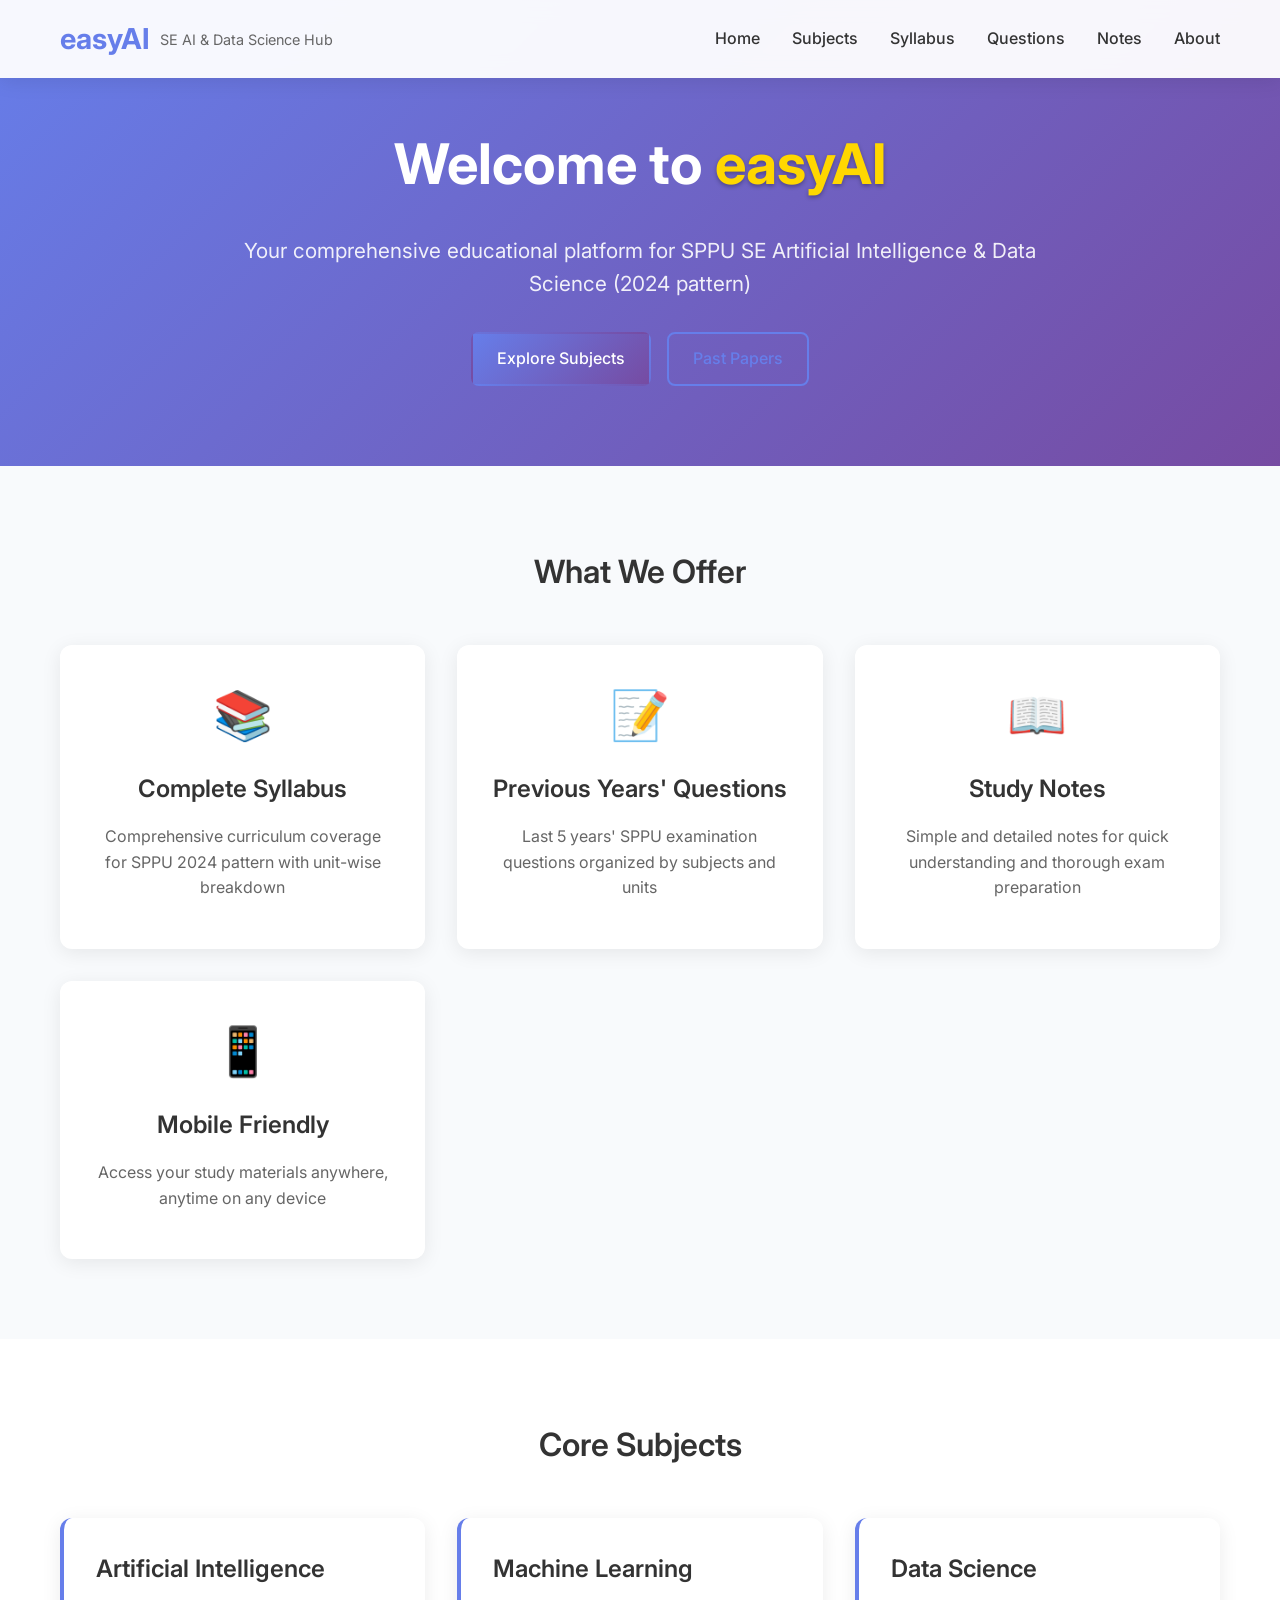
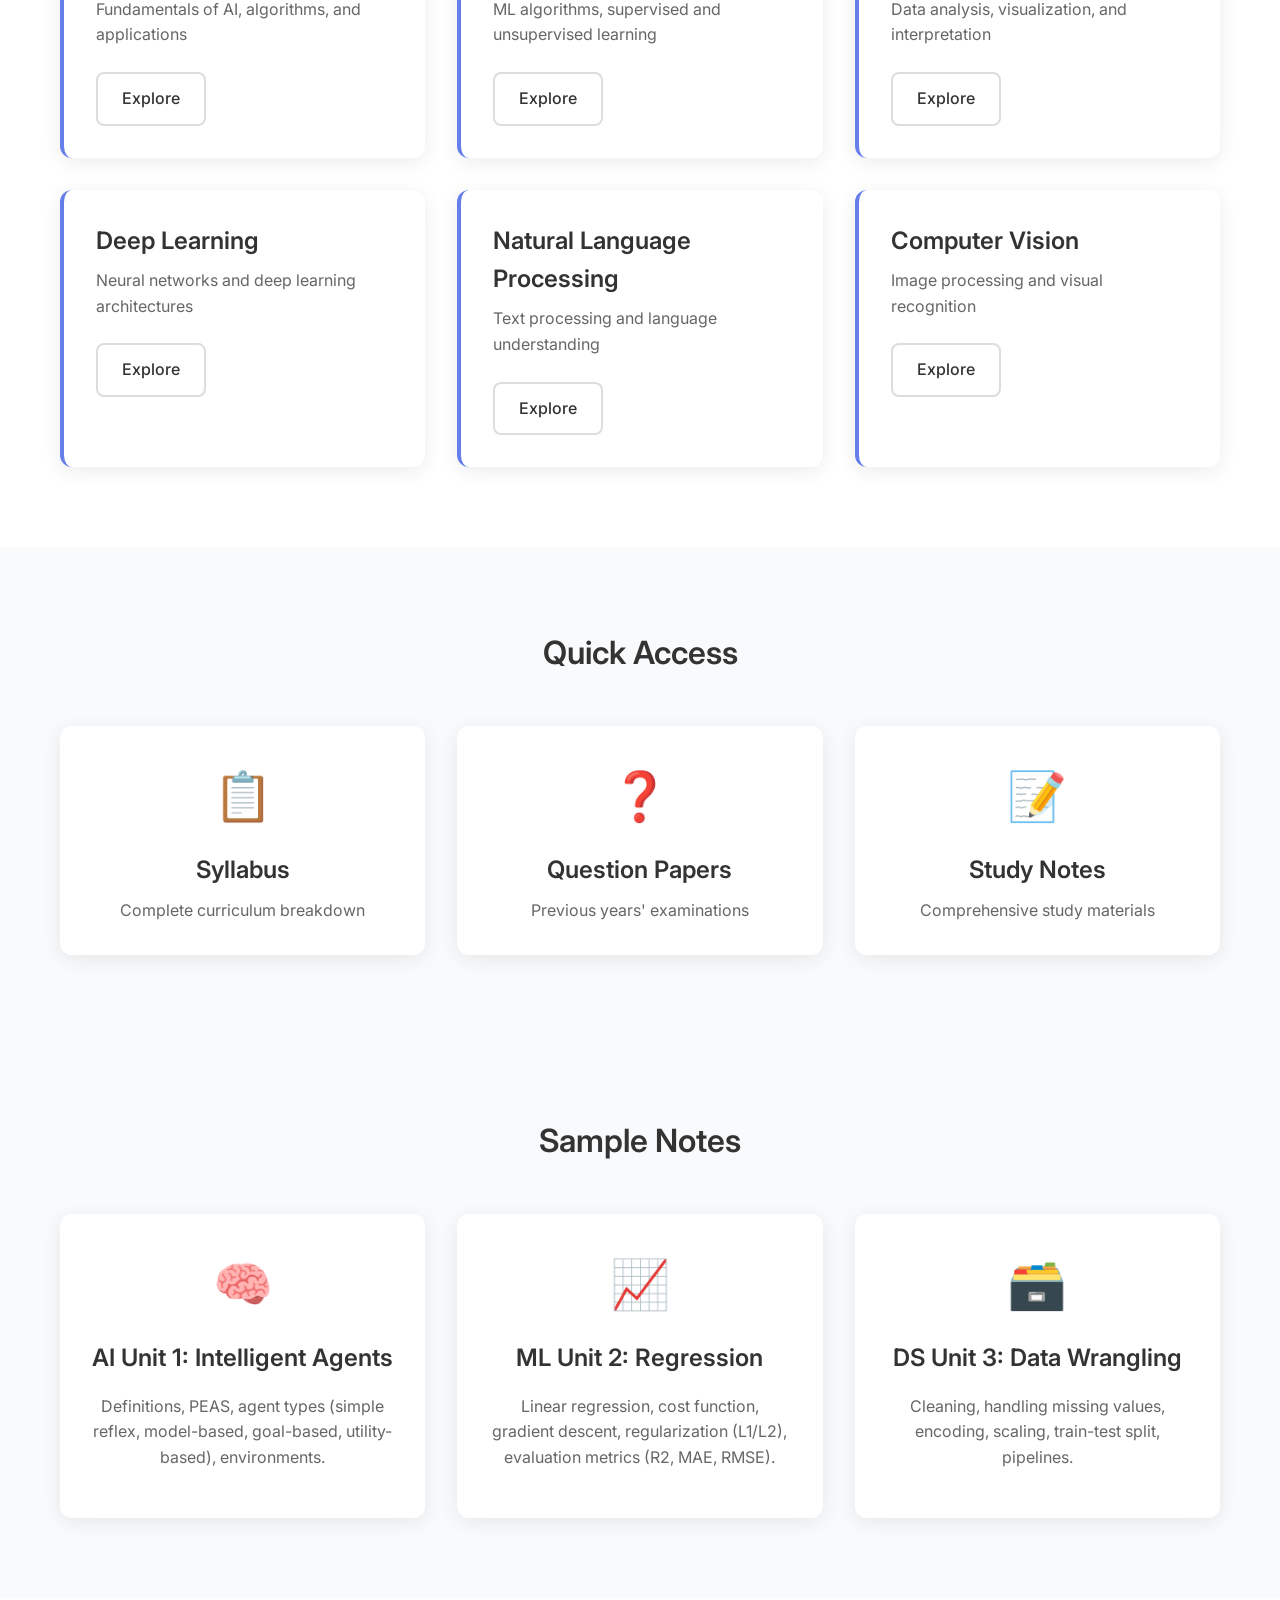
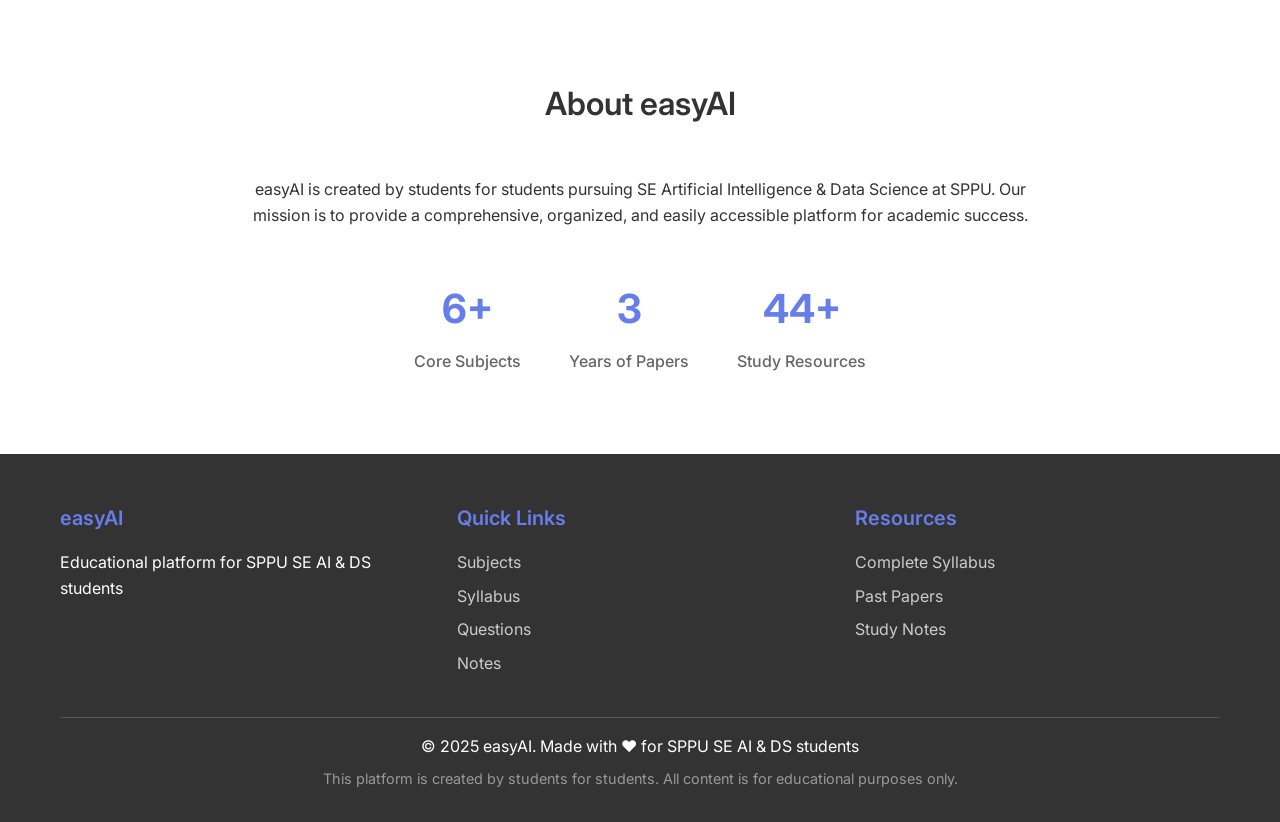
<file: src/index.html>
<!DOCTYPE html>
<html lang="en">
  <head>
    <meta charset="UTF-8" />
    <meta name="viewport" content="width=device-width, initial-scale=1.0" />
    <meta name="description" content="easyAI - Educational platform for SPPU SE AI &amp; DS students" />
    <title>easyAI - SE AI &amp; Data Science Resources</title>
    <link rel="stylesheet" href="styles.css" />
    <link rel="preconnect" href="https://fonts.googleapis.com" />
    <link rel="preconnect" href="https://fonts.gstatic.com" crossorigin />
    <link href="https://fonts.googleapis.com/css2?family=Inter:wght@300;400;500;600;700&display=swap" rel="stylesheet" />
  </head>
  <body class="loading">
    <!-- Header -->
    <header class="header">
      <nav class="navbar">
        <div class="nav-container">
          <div class="nav-brand">
            <h1 class="logo">easyAI</h1>
            <span class="tagline">SE AI &amp; Data Science Hub</span>
          </div>
          <button class="nav-toggle" id="mobile-menu" aria-label="Toggle navigation">
            <span class="bar"></span>
            <span class="bar"></span>
            <span class="bar"></span>
          </button>
          <div class="nav-menu" id="nav-menu">
            <a class="nav-link" href="#home">Home</a>
            <a class="nav-link" href="#subjects">Subjects</a>
            <a class="nav-link" href="#syllabus">Syllabus</a>
            <a class="nav-link" href="#questions">Questions</a>
            <a class="nav-link" href="#notes">Notes</a>
            <a class="nav-link" href="#about">About</a>
          </div>
        </div>
      </nav>
    </header>

    <!-- Hero Section -->
    <section class="hero" id="home">
      <div class="container">
        <div class="hero-content">
          <h1 class="hero-title">Welcome to <span class="highlight">easyAI</span></h1>
          <p class="hero-subtitle">Your comprehensive educational platform for SPPU SE Artificial Intelligence &amp; Data Science (2024 pattern)</p>
          <div class="hero-buttons">
            <a class="btn btn-primary" href="#subjects">Explore Subjects</a>
            <a class="btn btn-secondary" href="#questions">Past Papers</a>
          </div>
        </div>
      </div>
    </section>

    <!-- Features Section -->
    <section class="features" id="features">
      <div class="container">
        <h2 class="section-title">What We Offer</h2>
        <div class="features-grid">
          <div class="feature-card">
            <div class="feature-icon">📚</div>
            <h3>Complete Syllabus</h3>
            <p>Comprehensive curriculum coverage for SPPU 2024 pattern with unit-wise breakdown</p>
          </div>
          <div class="feature-card">
            <div class="feature-icon">📝</div>
            <h3>Previous Years' Questions</h3>
            <p>Last 5 years' SPPU examination questions organized by subjects and units</p>
          </div>
          <div class="feature-card">
            <div class="feature-icon">📖</div>
            <h3>Study Notes</h3>
            <p>Simple and detailed notes for quick understanding and thorough exam preparation</p>
          </div>
          <div class="feature-card">
            <div class="feature-icon">📱</div>
            <h3>Mobile Friendly</h3>
            <p>Access your study materials anywhere, anytime on any device</p>
          </div>
        </div>
      </div>
    </section>

    <!-- Subjects Section -->
    <section class="subjects" id="subjects">
      <div class="container">
        <h2 class="section-title">Core Subjects</h2>
        <div class="subjects-grid">
          <div class="subject-card">
            <h3>Artificial Intelligence</h3>
            <p>Fundamentals of AI, algorithms, and applications</p>
            <a class="btn btn-outline" href="pages/subjects/ai.html">Explore</a>
          </div>
          <div class="subject-card">
            <h3>Machine Learning</h3>
            <p>ML algorithms, supervised and unsupervised learning</p>
            <a class="btn btn-outline" href="pages/subjects/ml.html">Explore</a>
          </div>
          <div class="subject-card">
            <h3>Data Science</h3>
            <p>Data analysis, visualization, and interpretation</p>
            <a class="btn btn-outline" href="pages/subjects/ds.html">Explore</a>
          </div>
          <div class="subject-card">
            <h3>Deep Learning</h3>
            <p>Neural networks and deep learning architectures</p>
            <a class="btn btn-outline" href="pages/subjects/dl.html">Explore</a>
          </div>
          <div class="subject-card">
            <h3>Natural Language Processing</h3>
            <p>Text processing and language understanding</p>
            <a class="btn btn-outline" href="pages/subjects/nlp.html">Explore</a>
          </div>
          <div class="subject-card">
            <h3>Computer Vision</h3>
            <p>Image processing and visual recognition</p>
            <a class="btn btn-outline" href="pages/subjects/cv.html">Explore</a>
          </div>
        </div>
      </div>
    </section>

    <!-- Quick Access Section -->
    <section class="quick-access">
      <div class="container">
        <h2 class="section-title">Quick Access</h2>
        <div class="quick-access-grid">
          <a class="quick-card" href="pages/syllabus.html">
            <div class="quick-icon">📋</div>
            <h3>Syllabus</h3>
            <p>Complete curriculum breakdown</p>
          </a>
          <a class="quick-card" href="pages/questions.html">
            <div class="quick-icon">❓</div>
            <h3>Question Papers</h3>
            <p>Previous years' examinations</p>
          </a>
          <a class="quick-card" href="pages/notes.html">
            <div class="quick-icon">📝</div>
            <h3>Study Notes</h3>
            <p>Comprehensive study materials</p>
          </a>
        </div>
      </div>
    </section>

    <!-- Notes Preview (visible content) -->
    <section class="features" id="notes">
      <div class="container">
        <h2 class="section-title">Sample Notes</h2>
        <div class="features-grid">
          <div class="feature-card">
            <div class="feature-icon">🧠</div>
            <h3>AI Unit 1: Intelligent Agents</h3>
            <p>Definitions, PEAS, agent types (simple reflex, model-based, goal-based, utility-based), environments.</p>
          </div>
          <div class="feature-card">
            <div class="feature-icon">📈</div>
            <h3>ML Unit 2: Regression</h3>
            <p>Linear regression, cost function, gradient descent, regularization (L1/L2), evaluation metrics (R2, MAE, RMSE).</p>
          </div>
          <div class="feature-card">
            <div class="feature-icon">🗃️</div>
            <h3>DS Unit 3: Data Wrangling</h3>
            <p>Cleaning, handling missing values, encoding, scaling, train-test split, pipelines.</p>
          </div>
        </div>
      </div>
    </section>

    <!-- About Section -->
    <section class="about" id="about">
      <div class="container">
        <h2 class="section-title">About easyAI</h2>
        <div class="about-content">
          <p>easyAI is created by students for students pursuing SE Artificial Intelligence &amp; Data Science at SPPU. Our mission is to provide a comprehensive, organized, and easily accessible platform for academic success.</p>
          <div class="stats">
            <div class="stat">
              <span class="stat-number">12+</span>
              <span class="stat-label">Core Subjects</span>
            </div>
            <div class="stat">
              <span class="stat-number">5</span>
              <span class="stat-label">Years of Papers</span>
            </div>
            <div class="stat">
              <span class="stat-number">100+</span>
              <span class="stat-label">Study Resources</span>
            </div>
          </div>
        </div>
      </div>
    </section>

    <!-- Footer -->
    <footer class="footer">
      <div class="container">
        <div class="footer-content">
          <div class="footer-section">
            <h4>easyAI</h4>
            <p>Educational platform for SPPU SE AI &amp; DS students</p>
          </div>
          <div class="footer-section">
            <h4>Quick Links</h4>
            <ul>
              <li><a href="#subjects">Subjects</a></li>
              <li><a href="#syllabus">Syllabus</a></li>
              <li><a href="#questions">Questions</a></li>
              <li><a href="#notes">Notes</a></li>
            </ul>
          </div>
          <div class="footer-section">
            <h4>Resources</h4>
            <ul>
              <li><a href="pages/syllabus.html">Complete Syllabus</a></li>
              <li><a href="pages/questions.html">Past Papers</a></li>
              <li><a href="pages/notes.html">Study Notes</a></li>
            </ul>
          </div>
        </div>
        <div class="footer-bottom">
          <span>© 2025 easyAI. Made with ❤️ for SPPU SE AI &amp; DS students</span>
          <p class="disclaimer">This platform is created by students for students. All content is for educational purposes only.</p>
        </div>
      </div>
    </footer>

    <script src="main.js"></script>
  </body>
</html>
</file>
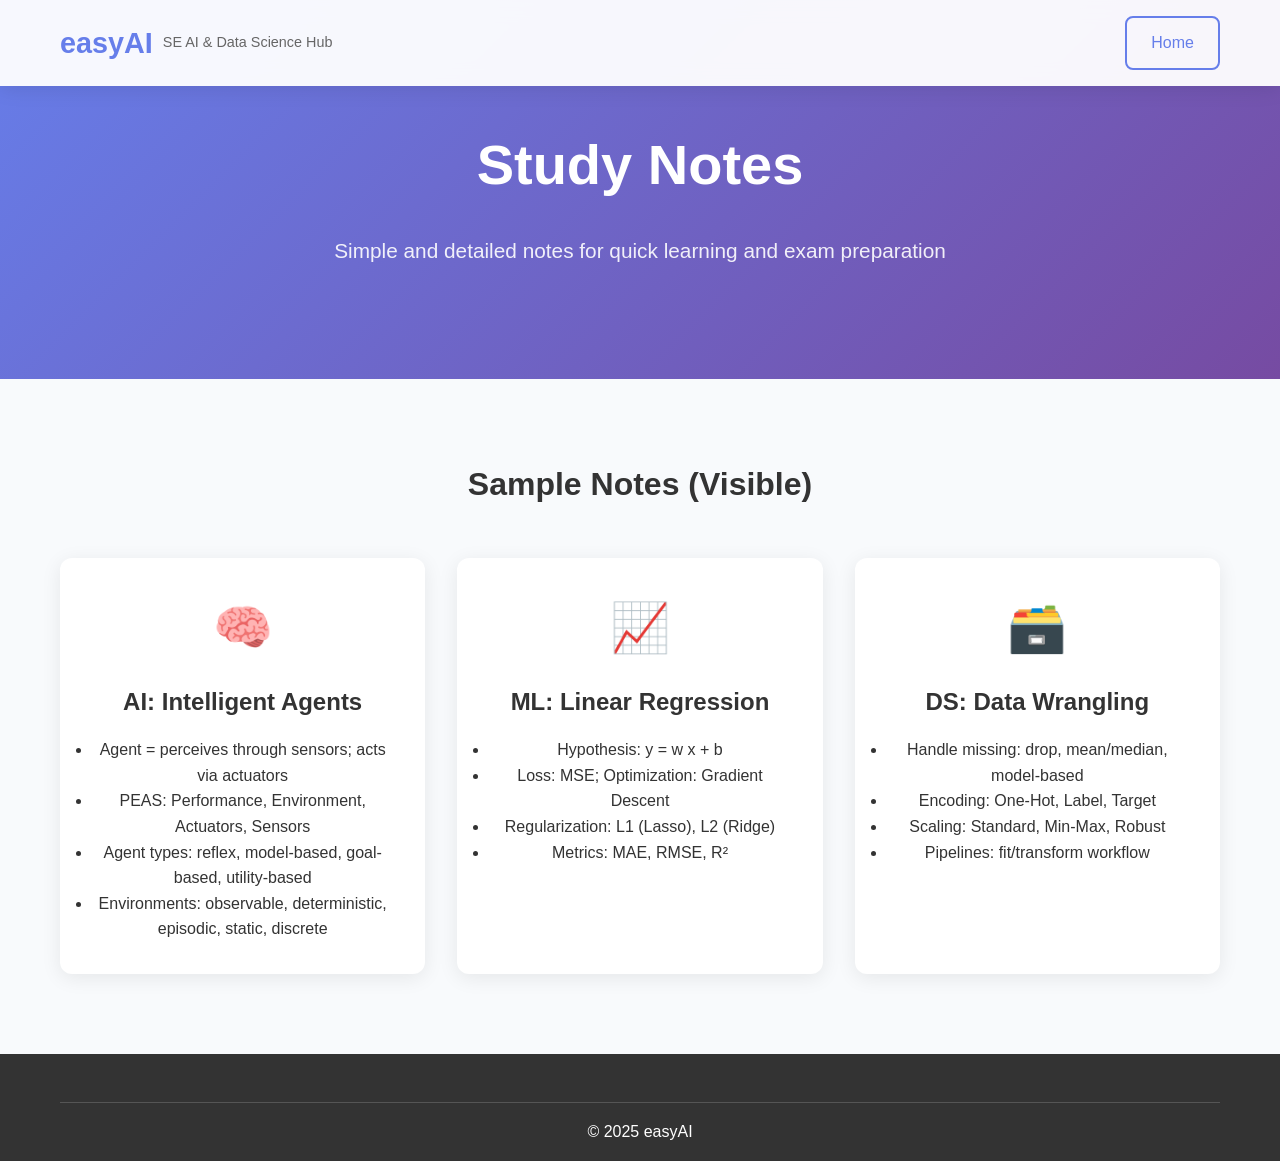
<file: src/pages/notes.html>
<!DOCTYPE html>
<html lang="en">
  <head>
    <meta charset="UTF-8" />
    <meta name="viewport" content="width=device-width, initial-scale=1.0" />
    <title>Study Notes | easyAI</title>
    <link rel="stylesheet" href="../styles.css" />
  </head>
  <body class="loading">
    <header class="header">
      <nav class="navbar">
        <div class="nav-container">
          <div class="nav-brand">
            <h1 class="logo">easyAI</h1>
            <span class="tagline">SE AI &amp; Data Science Hub</span>
          </div>
          <a class="btn btn-secondary" href="../index.html">Home</a>
        </div>
      </nav>
    </header>

    <section class="hero" style="padding-top:120px;">
      <div class="container">
        <div class="hero-content">
          <h1 class="hero-title">Study Notes</h1>
          <p class="hero-subtitle">Simple and detailed notes for quick learning and exam preparation</p>
        </div>
      </div>
    </section>

    <section class="features" id="notes">
      <div class="container">
        <h2 class="section-title">Sample Notes (Visible)</h2>
        <div class="features-grid">
          <div class="feature-card">
            <div class="feature-icon">🧠</div>
            <h3>AI: Intelligent Agents</h3>
            <ul>
              <li>Agent = perceives through sensors; acts via actuators</li>
              <li>PEAS: Performance, Environment, Actuators, Sensors</li>
              <li>Agent types: reflex, model-based, goal-based, utility-based</li>
              <li>Environments: observable, deterministic, episodic, static, discrete</li>
            </ul>
          </div>
          <div class="feature-card">
            <div class="feature-icon">📈</div>
            <h3>ML: Linear Regression</h3>
            <ul>
              <li>Hypothesis: y = w x + b</li>
              <li>Loss: MSE; Optimization: Gradient Descent</li>
              <li>Regularization: L1 (Lasso), L2 (Ridge)</li>
              <li>Metrics: MAE, RMSE, R²</li>
            </ul>
          </div>
          <div class="feature-card">
            <div class="feature-icon">🗃️</div>
            <h3>DS: Data Wrangling</h3>
            <ul>
              <li>Handle missing: drop, mean/median, model-based</li>
              <li>Encoding: One-Hot, Label, Target</li>
              <li>Scaling: Standard, Min-Max, Robust</li>
              <li>Pipelines: fit/transform workflow</li>
            </ul>
          </div>
        </div>
      </div>
    </section>

    <footer class="footer">
      <div class="container">
        <div class="footer-bottom">© 2025 easyAI</div>
      </div>
    </footer>
  </body>
</html>
</file>
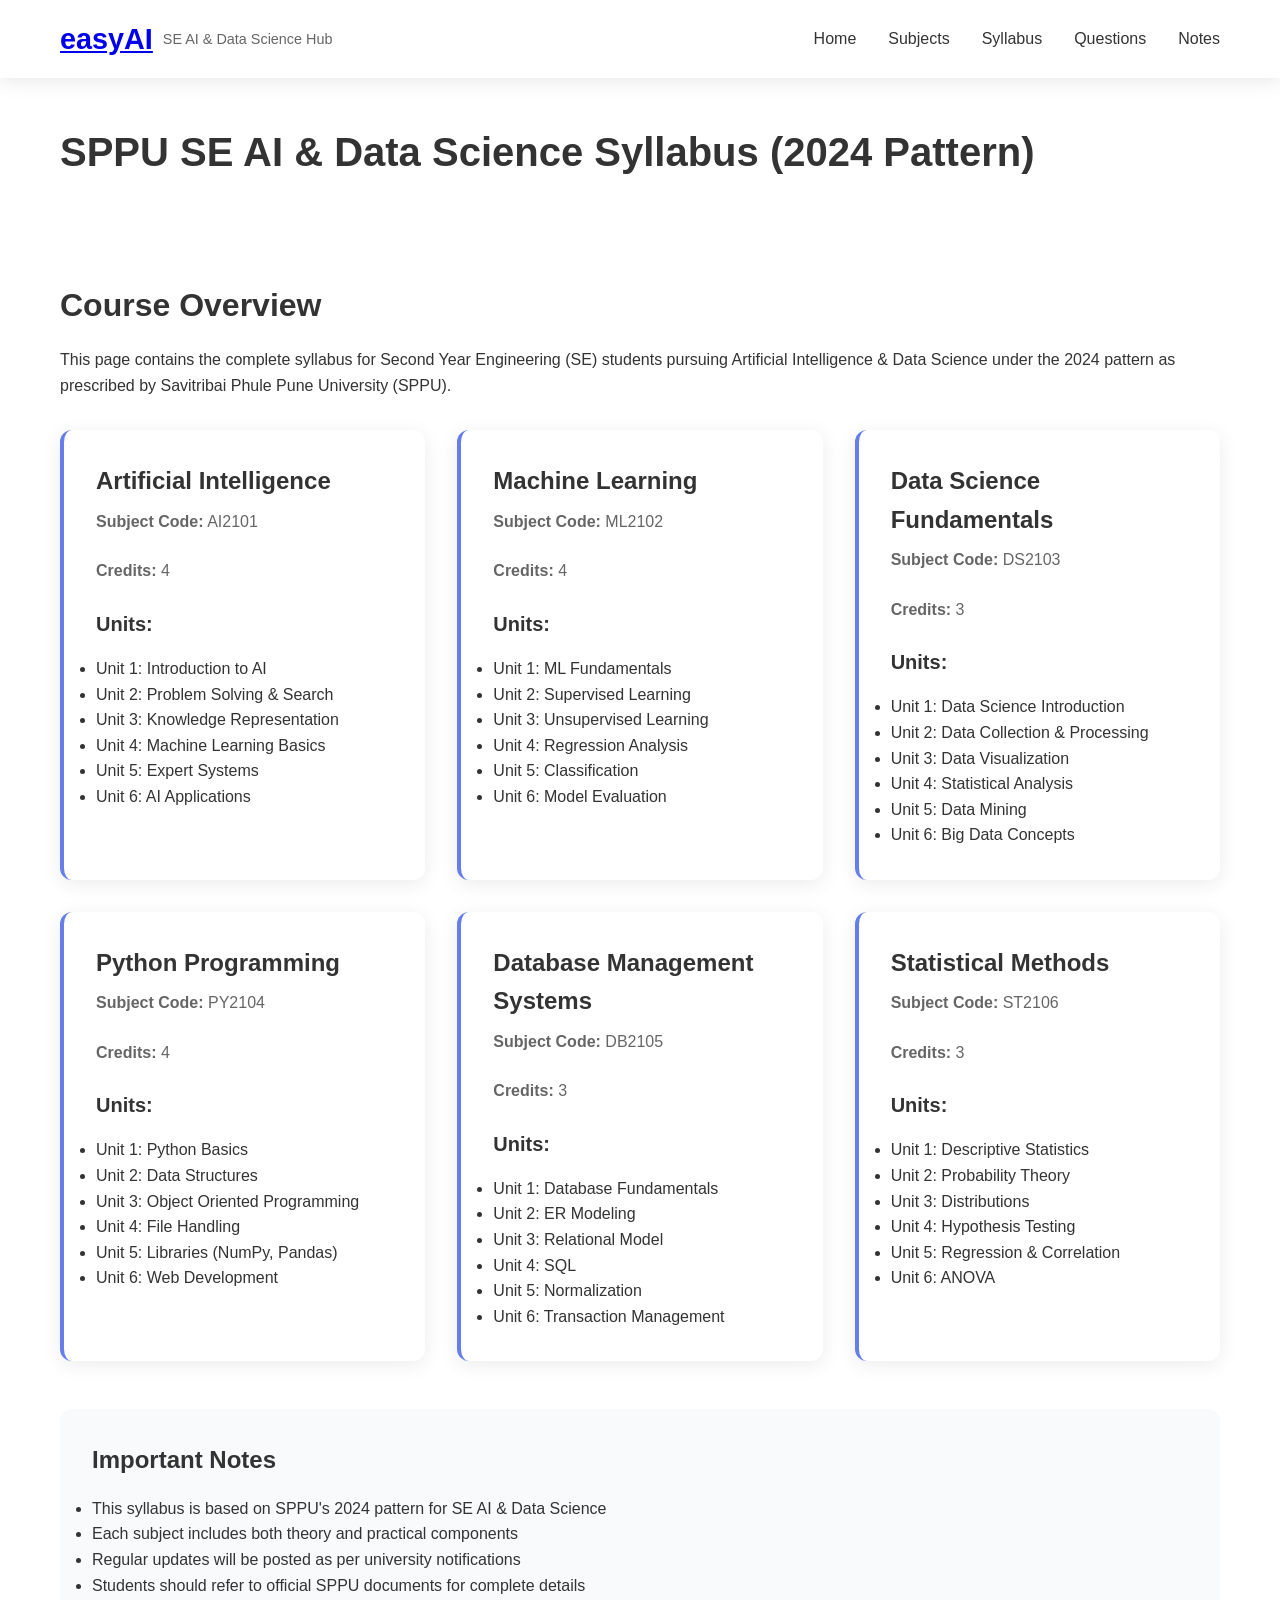
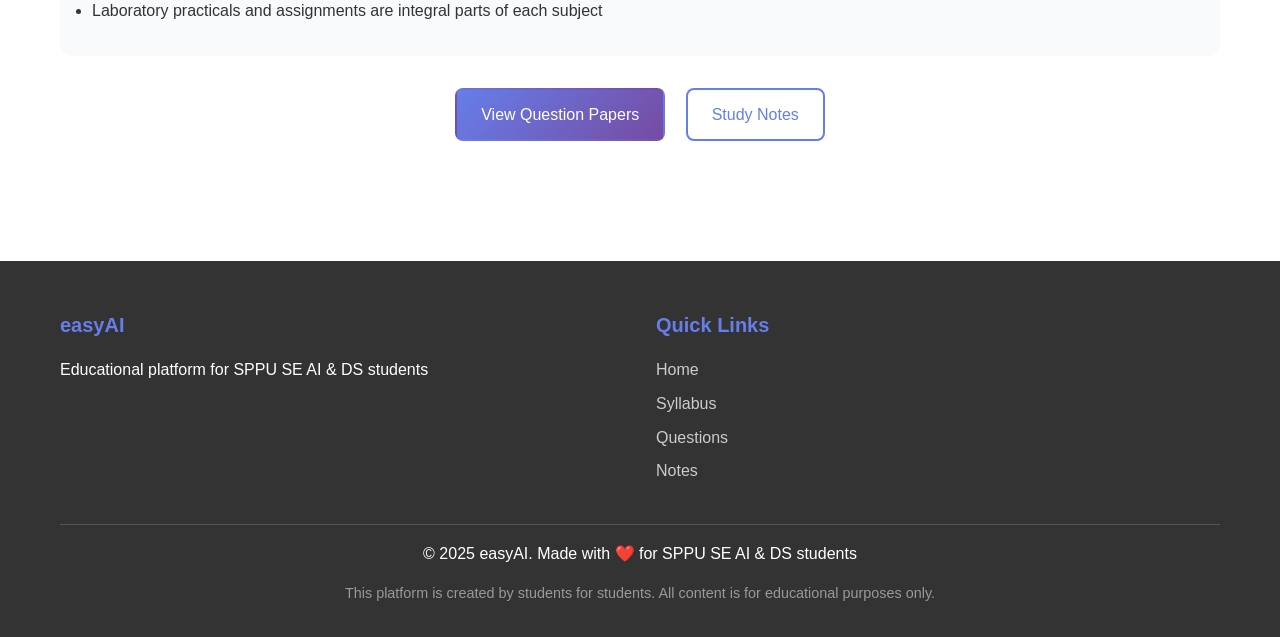
<file: src/pages/syllabus.html>
<!DOCTYPE html>
<html lang="en">
<head>
    <meta charset="UTF-8">
    <meta name="viewport" content="width=device-width, initial-scale=1.0">
    <title>Syllabus - easyAI</title>
    <link rel="stylesheet" href="../styles.css">
</head>
<body>
    <!-- Header -->
    <header class="header">
        <nav class="navbar">
            <div class="nav-container">
                <div class="nav-brand">
                    <h1 class="logo"><a href="../index.html">easyAI</a></h1>
                    <span class="tagline">SE AI & Data Science Hub</span>
                </div>
                <button class="nav-toggle" id="mobile-menu">
                    <span class="bar"></span>
                    <span class="bar"></span>
                    <span class="bar"></span>
                </button>
                <div class="nav-menu" id="nav-menu">
                    <a href="../index.html" class="nav-link">Home</a>
                    <a href="#subjects" class="nav-link">Subjects</a>
                    <a href="syllabus.html" class="nav-link">Syllabus</a>
                    <a href="questions.html" class="nav-link">Questions</a>
                    <a href="notes.html" class="nav-link">Notes</a>
                </div>
            </div>
        </nav>
    </header>

    <!-- Main Content -->
    <main style="margin-top: 80px; padding: 40px 0;">
        <div class="container">
            <h1>SPPU SE AI & Data Science Syllabus (2024 Pattern)</h1>
            
            <section class="syllabus-info">
                <h2>Course Overview</h2>
                <p>This page contains the complete syllabus for Second Year Engineering (SE) students pursuing Artificial Intelligence & Data Science under the 2024 pattern as prescribed by Savitribai Phule Pune University (SPPU).</p>
                
                <div class="syllabus-grid" style="display: grid; grid-template-columns: repeat(auto-fit, minmax(300px, 1fr)); gap: 2rem; margin-top: 2rem;">
                    
                    <div class="subject-card">
                        <h3>Artificial Intelligence</h3>
                        <p><strong>Subject Code:</strong> AI2101</p>
                        <p><strong>Credits:</strong> 4</p>
                        <div class="units">
                            <h4>Units:</h4>
                            <ul>
                                <li>Unit 1: Introduction to AI</li>
                                <li>Unit 2: Problem Solving & Search</li>
                                <li>Unit 3: Knowledge Representation</li>
                                <li>Unit 4: Machine Learning Basics</li>
                                <li>Unit 5: Expert Systems</li>
                                <li>Unit 6: AI Applications</li>
                            </ul>
                        </div>
                    </div>

                    <div class="subject-card">
                        <h3>Machine Learning</h3>
                        <p><strong>Subject Code:</strong> ML2102</p>
                        <p><strong>Credits:</strong> 4</p>
                        <div class="units">
                            <h4>Units:</h4>
                            <ul>
                                <li>Unit 1: ML Fundamentals</li>
                                <li>Unit 2: Supervised Learning</li>
                                <li>Unit 3: Unsupervised Learning</li>
                                <li>Unit 4: Regression Analysis</li>
                                <li>Unit 5: Classification</li>
                                <li>Unit 6: Model Evaluation</li>
                            </ul>
                        </div>
                    </div>

                    <div class="subject-card">
                        <h3>Data Science Fundamentals</h3>
                        <p><strong>Subject Code:</strong> DS2103</p>
                        <p><strong>Credits:</strong> 3</p>
                        <div class="units">
                            <h4>Units:</h4>
                            <ul>
                                <li>Unit 1: Data Science Introduction</li>
                                <li>Unit 2: Data Collection & Processing</li>
                                <li>Unit 3: Data Visualization</li>
                                <li>Unit 4: Statistical Analysis</li>
                                <li>Unit 5: Data Mining</li>
                                <li>Unit 6: Big Data Concepts</li>
                            </ul>
                        </div>
                    </div>

                    <div class="subject-card">
                        <h3>Python Programming</h3>
                        <p><strong>Subject Code:</strong> PY2104</p>
                        <p><strong>Credits:</strong> 4</p>
                        <div class="units">
                            <h4>Units:</h4>
                            <ul>
                                <li>Unit 1: Python Basics</li>
                                <li>Unit 2: Data Structures</li>
                                <li>Unit 3: Object Oriented Programming</li>
                                <li>Unit 4: File Handling</li>
                                <li>Unit 5: Libraries (NumPy, Pandas)</li>
                                <li>Unit 6: Web Development</li>
                            </ul>
                        </div>
                    </div>

                    <div class="subject-card">
                        <h3>Database Management Systems</h3>
                        <p><strong>Subject Code:</strong> DB2105</p>
                        <p><strong>Credits:</strong> 3</p>
                        <div class="units">
                            <h4>Units:</h4>
                            <ul>
                                <li>Unit 1: Database Fundamentals</li>
                                <li>Unit 2: ER Modeling</li>
                                <li>Unit 3: Relational Model</li>
                                <li>Unit 4: SQL</li>
                                <li>Unit 5: Normalization</li>
                                <li>Unit 6: Transaction Management</li>
                            </ul>
                        </div>
                    </div>

                    <div class="subject-card">
                        <h3>Statistical Methods</h3>
                        <p><strong>Subject Code:</strong> ST2106</p>
                        <p><strong>Credits:</strong> 3</p>
                        <div class="units">
                            <h4>Units:</h4>
                            <ul>
                                <li>Unit 1: Descriptive Statistics</li>
                                <li>Unit 2: Probability Theory</li>
                                <li>Unit 3: Distributions</li>
                                <li>Unit 4: Hypothesis Testing</li>
                                <li>Unit 5: Regression & Correlation</li>
                                <li>Unit 6: ANOVA</li>
                            </ul>
                        </div>
                    </div>

                </div>

                <div style="margin-top: 3rem; padding: 2rem; background: #f8fafc; border-radius: 12px;">
                    <h3>Important Notes</h3>
                    <ul>
                        <li>This syllabus is based on SPPU's 2024 pattern for SE AI & Data Science</li>
                        <li>Each subject includes both theory and practical components</li>
                        <li>Regular updates will be posted as per university notifications</li>
                        <li>Students should refer to official SPPU documents for complete details</li>
                        <li>Laboratory practicals and assignments are integral parts of each subject</li>
                    </ul>
                </div>

                <div style="text-align: center; margin-top: 2rem;">
                    <a href="questions.html" class="btn btn-primary">View Question Papers</a>
                    <a href="notes.html" class="btn btn-secondary" style="margin-left: 1rem;">Study Notes</a>
                </div>
            </section>
        </div>
    </main>

    <!-- Footer -->
    <footer class="footer">
        <div class="container">
            <div class="footer-content">
                <div class="footer-section">
                    <h4>easyAI</h4>
                    <p>Educational platform for SPPU SE AI & DS students</p>
                </div>
                <div class="footer-section">
                    <h4>Quick Links</h4>
                    <ul>
                        <li><a href="../index.html">Home</a></li>
                        <li><a href="syllabus.html">Syllabus</a></li>
                        <li><a href="questions.html">Questions</a></li>
                        <li><a href="notes.html">Notes</a></li>
                    </ul>
                </div>
            </div>
            <div class="footer-bottom">
                <p>&copy; 2025 easyAI. Made with ❤️ for SPPU SE AI & DS students</p>
                <p class="disclaimer">This platform is created by students for students. All content is for educational purposes only.</p>
            </div>
        </div>
    </footer>

    <script src="../main.js"></script>
</body>
</html>
</file>
<file: src/styles.css>
/* easyAI Website Styles - Responsive CSS for SE AI & DS Students */

/* Reset and Base Styles */
* {
  margin: 0;
  padding: 0;
  box-sizing: border-box;
}

html {
  scroll-behavior: smooth;
}

body {
  font-family: 'Inter', -apple-system, BlinkMacSystemFont, 'Segoe UI', Roboto, sans-serif;
  line-height: 1.6;
  color: #333;
  background-color: #fff;
}

.container {
  max-width: 1200px;
  margin: 0 auto;
  padding: 0 20px;
}

/* Typography */
h1, h2, h3, h4 {
  margin-bottom: 1rem;
  font-weight: 600;
}

h1 { font-size: 2.5rem; }
h2 { font-size: 2rem; }
h3 { font-size: 1.5rem; }
h4 { font-size: 1.25rem; }

p {
  margin-bottom: 1rem;
}

/* Buttons */
.btn {
  display: inline-block;
  padding: 12px 24px;
  text-decoration: none;
  border-radius: 8px;
  font-weight: 500;
  transition: all 0.3s ease;
  border: 2px solid transparent;
  cursor: pointer;
  text-align: center;
}

.btn-primary {
  background: linear-gradient(135deg, #667eea 0%, #764ba2 100%);
  color: white;
}

.btn-primary:hover {
  transform: translateY(-2px);
  box-shadow: 0 8px 25px rgba(102, 126, 234, 0.3);
}

.btn-secondary {
  background: transparent;
  color: #667eea;
  border: 2px solid #667eea;
}

.btn-secondary:hover {
  background: #667eea;
  color: white;
}

.btn-outline {
  background: transparent;
  color: #333;
  border: 2px solid #ddd;
}

.btn-outline:hover {
  background: #333;
  color: white;
  border-color: #333;
}

/* Header and Navigation */
.header {
  background: rgba(255, 255, 255, 0.95);
  backdrop-filter: blur(10px);
  position: fixed;
  top: 0;
  width: 100%;
  z-index: 1000;
  box-shadow: 0 2px 20px rgba(0, 0, 0, 0.1);
}

.navbar {
  padding: 1rem 0;
}

.nav-container {
  max-width: 1200px;
  margin: 0 auto;
  padding: 0 20px;
  display: flex;
  justify-content: space-between;
  align-items: center;
}

.nav-brand {
  display: flex;
  align-items: center;
  gap: 10px;
}

.logo {
  font-size: 1.8rem;
  font-weight: 700;
  color: #667eea;
  margin: 0;
}

.tagline {
  font-size: 0.9rem;
  color: #666;
  font-weight: 400;
}

.nav-menu {
  display: flex;
  gap: 2rem;
}

.nav-link {
  text-decoration: none;
  color: #333;
  font-weight: 500;
  transition: color 0.3s ease;
}

.nav-link:hover {
  color: #667eea;
}

.nav-toggle {
  display: none;
  flex-direction: column;
  cursor: pointer;
  background: none;
  border: none;
  padding: 0;
}

.bar {
  width: 25px;
  height: 3px;
  background: #333;
  margin: 3px 0;
  transition: 0.3s;
}

/* Hero Section */
.hero {
  background: linear-gradient(135deg, #667eea 0%, #764ba2 100%);
  color: white;
  padding: 120px 0 80px;
  text-align: center;
}

.hero-content {
  max-width: 800px;
  margin: 0 auto;
}

.hero-title {
  font-size: 3.5rem;
  margin-bottom: 1.5rem;
  font-weight: 700;
}

.highlight {
  color: #ffd700;
  text-shadow: 0 2px 4px rgba(0, 0, 0, 0.3);
}

.hero-subtitle {
  font-size: 1.3rem;
  margin-bottom: 2rem;
  opacity: 0.9;
}

.hero-buttons {
  display: flex;
  gap: 1rem;
  justify-content: center;
  flex-wrap: wrap;
}

/* Sections */
section {
  padding: 80px 0;
}

.section-title {
  text-align: center;
  margin-bottom: 3rem;
  color: #333;
}

/* Features Section */
.features {
  background: #f8fafc;
}

.features-grid {
  display: grid;
  grid-template-columns: repeat(auto-fit, minmax(280px, 1fr));
  gap: 2rem;
}

.feature-card {
  background: white;
  padding: 2rem;
  border-radius: 12px;
  text-align: center;
  box-shadow: 0 4px 20px rgba(0, 0, 0, 0.08);
  transition: transform 0.3s ease, box-shadow 0.3s ease;
}

.feature-card:hover {
  transform: translateY(-5px);
  box-shadow: 0 8px 30px rgba(0, 0, 0, 0.12);
}

.feature-icon {
  font-size: 3rem;
  margin-bottom: 1rem;
}

.feature-card h3 {
  color: #333;
  margin-bottom: 1rem;
}

.feature-card p {
  color: #666;
  line-height: 1.6;
}

/* Subjects Section */
.subjects-grid {
  display: grid;
  grid-template-columns: repeat(auto-fit, minmax(300px, 1fr));
  gap: 2rem;
}

.subject-card {
  background: white;
  padding: 2rem;
  border-radius: 12px;
  border-left: 4px solid #667eea;
  box-shadow: 0 4px 20px rgba(0, 0, 0, 0.08);
  transition: all 0.3s ease;
}

.subject-card:hover {
  transform: translateY(-3px);
  box-shadow: 0 8px 30px rgba(0, 0, 0, 0.12);
  border-left-color: #764ba2;
}

.subject-card h3 {
  color: #333;
  margin-bottom: 0.5rem;
}

.subject-card p {
  color: #666;
  margin-bottom: 1.5rem;
}

/* Quick Access Section */
.quick-access {
  background: #f8fafc;
}

.quick-access-grid {
  display: grid;
  grid-template-columns: repeat(auto-fit, minmax(250px, 1fr));
  gap: 2rem;
}

.quick-card {
  background: white;
  padding: 2rem;
  border-radius: 12px;
  text-align: center;
  text-decoration: none;
  color: #333;
  box-shadow: 0 4px 20px rgba(0, 0, 0, 0.08);
  transition: all 0.3s ease;
  display: block;
}

.quick-card:hover {
  transform: translateY(-5px);
  box-shadow: 0 8px 30px rgba(0, 0, 0, 0.12);
  color: #333;
}

.quick-icon {
  font-size: 3rem;
  margin-bottom: 1rem;
}

.quick-card h3 {
  margin-bottom: 0.5rem;
}

.quick-card p {
  color: #666;
  margin: 0;
}

/* About Section */
.about-content {
  max-width: 800px;
  margin: 0 auto;
  text-align: center;
}

.stats {
  display: flex;
  justify-content: center;
  gap: 3rem;
  margin-top: 3rem;
  flex-wrap: wrap;
}

.stat {
  text-align: center;
}

.stat-number {
  display: block;
  font-size: 2.5rem;
  font-weight: 700;
  color: #667eea;
  margin-bottom: 0.5rem;
}

.stat-label {
  font-size: 1rem;
  color: #666;
  font-weight: 500;
}

/* Footer */
.footer {
  background: #333;
  color: white;
  padding: 3rem 0 1rem;
}

.footer-content {
  display: grid;
  grid-template-columns: repeat(auto-fit, minmax(250px, 1fr));
  gap: 2rem;
  margin-bottom: 2rem;
}

.footer-section h4 {
  margin-bottom: 1rem;
  color: #667eea;
}

.footer-section ul {
  list-style: none;
}

.footer-section li {
  margin-bottom: 0.5rem;
}

.footer-section a {
  color: #ccc;
  text-decoration: none;
  transition: color 0.3s ease;
}

.footer-section a:hover {
  color: white;
}

.footer-bottom {
  border-top: 1px solid #555;
  padding-top: 1rem;
  text-align: center;
}

.disclaimer {
  font-size: 0.9rem;
  color: #999;
  margin-top: 0.5rem;
}

/* Responsive Design */
@media (max-width: 768px) {
  .nav-menu {
    position: fixed;
    left: -100%;
    top: 70px;
    flex-direction: column;
    background-color: white;
    width: 100%;
    text-align: center;
    transition: 0.3s;
    box-shadow: 0 10px 27px rgba(0, 0, 0, 0.05);
    padding: 2rem 0;
  }

  .nav-menu.active {
    left: 0;
  }

  .nav-toggle {
    display: flex;
  }

  .hero-title {
    font-size: 2.5rem;
  }

  .hero-subtitle {
    font-size: 1.1rem;
  }

  .hero-buttons {
    flex-direction: column;
    align-items: center;
  }

  .btn {
    width: 200px;
  }

  .stats {
    gap: 2rem;
  }

  .stat-number {
    font-size: 2rem;
  }

  h1 { font-size: 2rem; }
  h2 { font-size: 1.75rem; }
  h3 { font-size: 1.3rem; }
}

@media (max-width: 480px) {
  .container {
    padding: 0 15px;
  }

  .hero {
    padding: 100px 0 60px;
  }

  .hero-title {
    font-size: 2rem;
  }

  section {
    padding: 60px 0;
  }

  .feature-card,
  .subject-card,
  .quick-card {
    padding: 1.5rem;
  }

  .stats {
    flex-direction: column;
    gap: 1.5rem;
  }

  .footer-content {
    grid-template-columns: 1fr;
    text-align: center;
  }
}

/* Loading Animation */
.loading {
  opacity: 0;
  animation: fadeIn 0.5s ease-in-out forwards;
}

@keyframes fadeIn {
  to {
    opacity: 1;
  }
}

/* Focus States for Accessibility */
.btn:focus,
.nav-link:focus {
  outline: 2px solid #667eea;
  outline-offset: 2px;
}

/* Smooth transitions for better UX */
* {
  transition: color 0.3s ease, background-color 0.3s ease;
}
</file>
